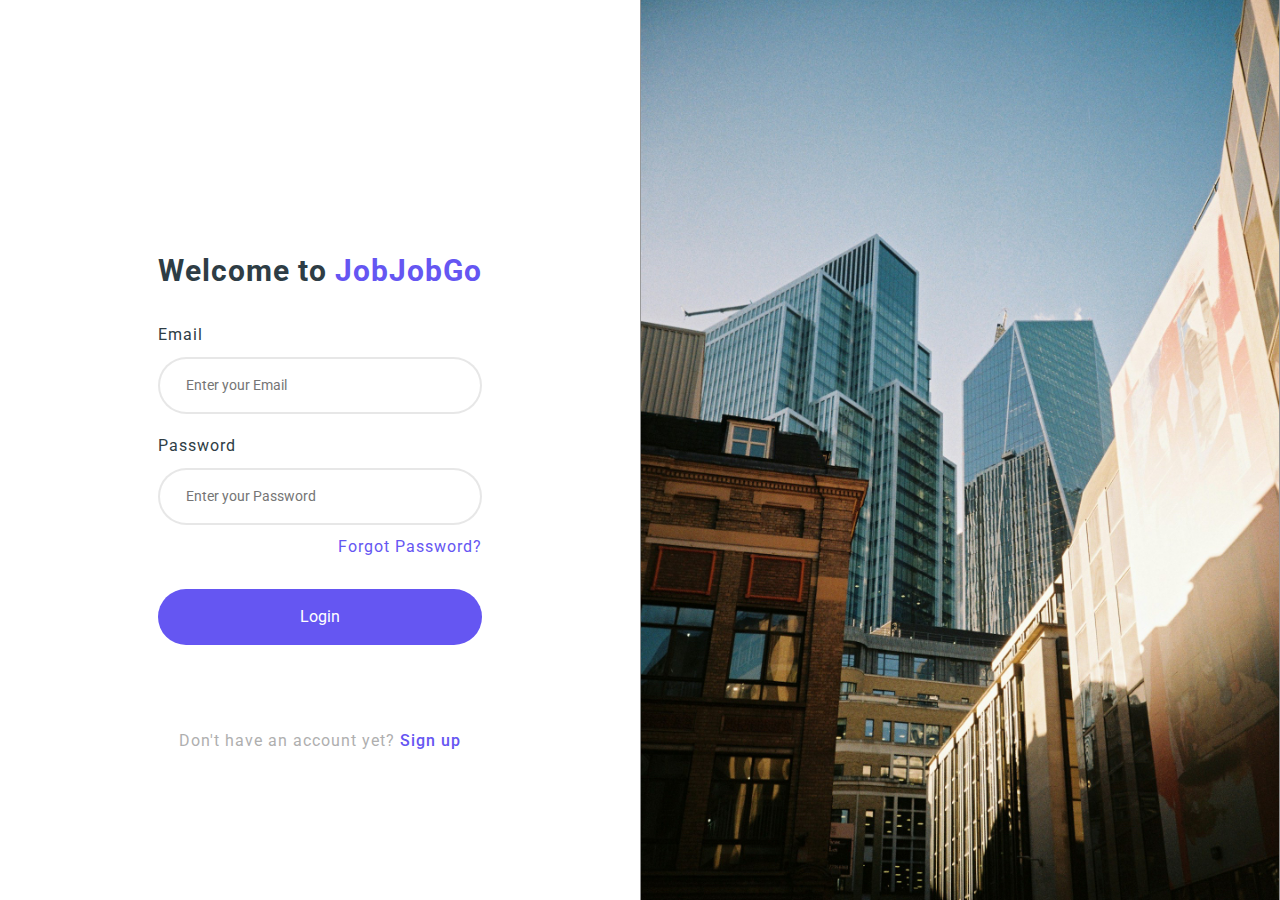
<file: index.html>
<!DOCTYPE html>
<html lang="en" dir="ltr">
  <head>
    <meta charset="utf-8">
    <meta name="viewport" content="width=device-width, initial-scale=1">
    <meta name="author" content="Myeongjeon Lee & Jia Jia">
    <meta name="description" content="">
    <meta name="keywords" content="">
    <title>JobJobGo</title>
    <link rel="icon" href="./assets/media/favicon.png">
    <link rel="preconnect" href="https://fonts.googleapis.com">
    <link rel="preconnect" href="https://fonts.gstatic.com" crossorigin>
    <link
      href="https://fonts.googleapis.com/css2?family=Roboto:ital,wght@0,100;0,300;0,400;0,500;0,700;0,900;1,100;1,300;1,400;1,500;1,700;1,900&display=swap"
      rel="stylesheet">
    <link rel="stylesheet" href="https://cdnjs.cloudflare.com/ajax/libs/font-awesome/6.5.1/css/all.min.css"
      integrity="sha512-DTOQO9RWCH3ppGqcWaEA1BIZOC6xxalwEsw9c2QQeAIftl+Vegovlnee1c9QX4TctnWMn13TZye+giMm8e2LwA=="
      crossorigin="anonymous" referrerpolicy="no-referrer" />
    <link rel="stylesheet" href="./assets/style/index.css">
    <link rel="stylesheet" href="./assets/style/reset.css">
    <link rel="stylesheet" href="./assets/style/base.css">
    <script type="module" src="./assets/script/app.js"></script>
  </head>
  <body>
    <section class="center">
      <div class="login-container flex">
        <div class="login-info">
          <form class="login-form" method="post">
            <h2>Welcome to <span>JobJobGo</span></h2>
            <label>Email</label>
            <input type="email" name="email" minlength="3" placeholder="Enter your Email" required>
            <label>Password</label>
            <input type="password" name="password" min="3" placeholder="Enter your Password" required>
            <p><a href="#">Forgot Password?</a></p>
            <button type="submit">Login</button>
            <p class="center error">Invalid email or password</p>
            <p class="center no-account-text">Don't have an account yet? <a href="#"> Sign up </a></p>
          </form>
        </div>
        <div class="login-image"></div>
      </div>
  </section>
  </body>
</html>
</file>
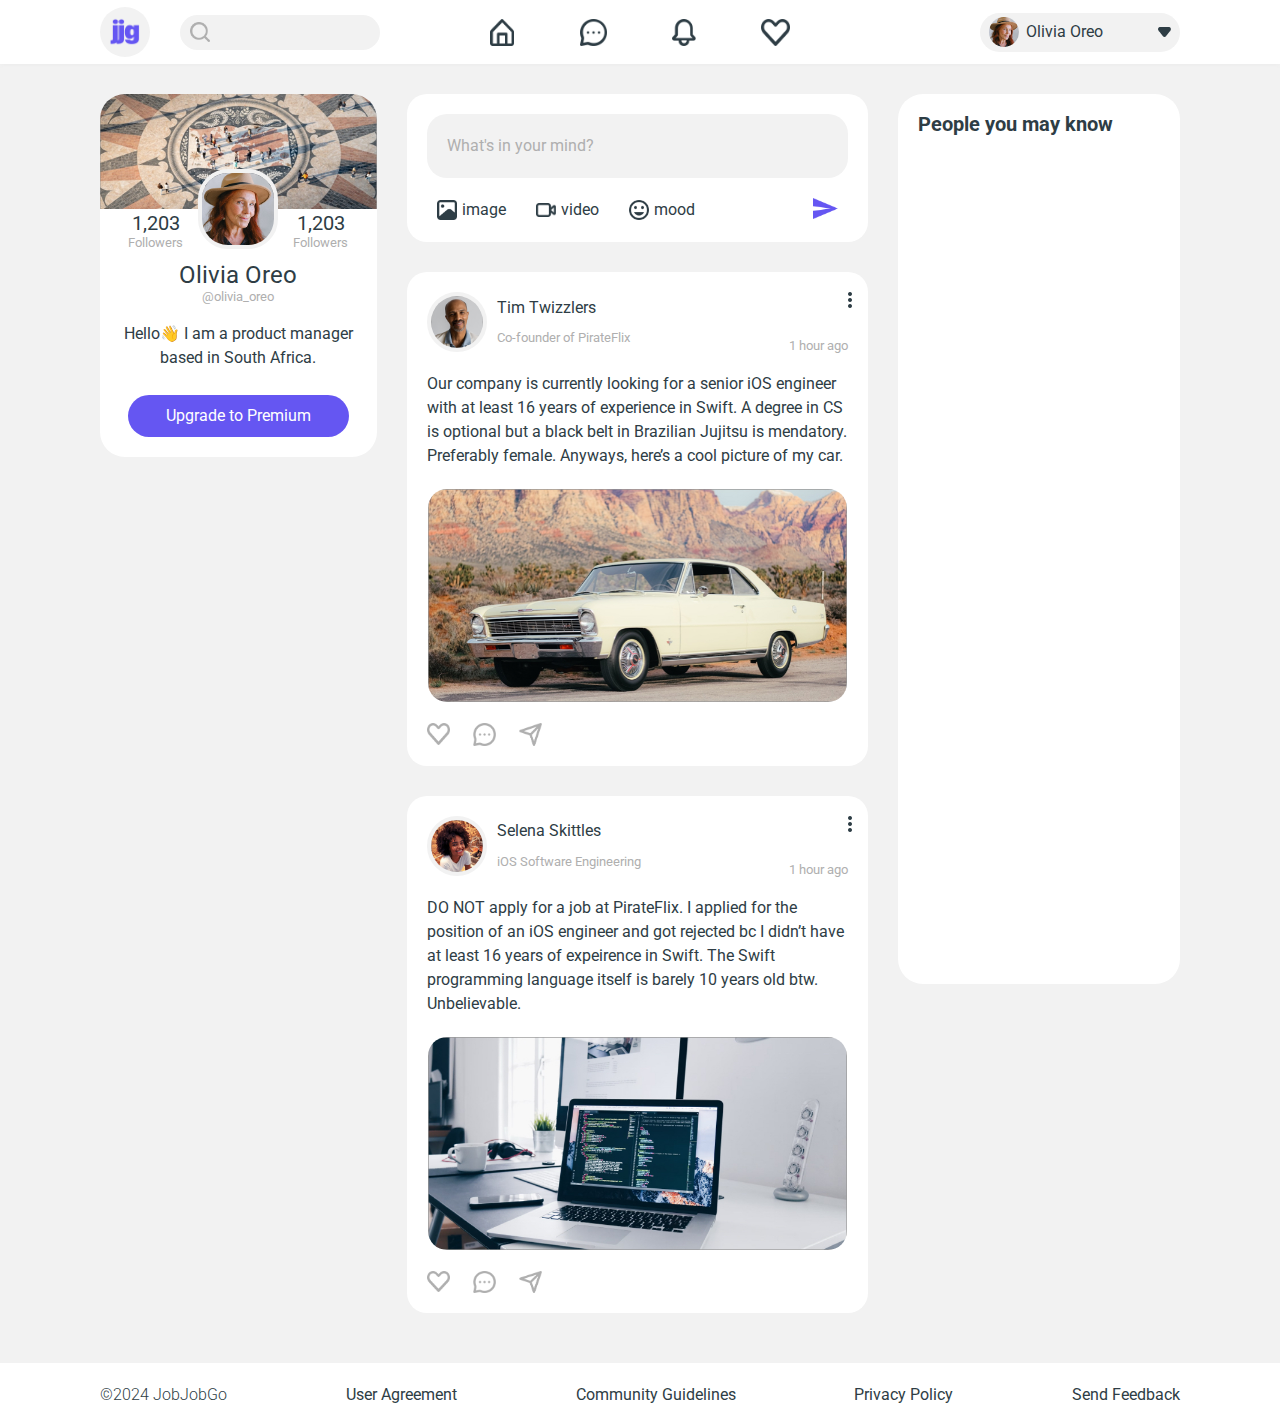
<file: home.html>
<!DOCTYPE html>
<html lang="en" dir="ltr">
  <head>
    <meta charset="utf-8">
    <meta name="viewport" content="width=device-width, initial-scale=1">
    <meta name="author" content="Myeongjeon Lee & Jia Jia">
    <meta name="description" content="">
    <meta name="keywords" content="">
    <title>JobJobGo</title>
    <link rel="icon" href="./assets/media/favicon.png">
    <link rel="preconnect" href="https://fonts.googleapis.com">
    <link rel="preconnect" href="https://fonts.gstatic.com" crossorigin>
    <link
      href="https://fonts.googleapis.com/css2?family=Roboto:ital,wght@0,100;0,300;0,400;0,500;0,700;0,900;1,100;1,300;1,400;1,500;1,700;1,900&display=swap"
      rel="stylesheet">
    <link rel="stylesheet" href="https://cdnjs.cloudflare.com/ajax/libs/font-awesome/6.5.1/css/all.min.css"
      integrity="sha512-DTOQO9RWCH3ppGqcWaEA1BIZOC6xxalwEsw9c2QQeAIftl+Vegovlnee1c9QX4TctnWMn13TZye+giMm8e2LwA=="
      crossorigin="anonymous" referrerpolicy="no-referrer" />
    <link rel="stylesheet" href="./assets/style/home.css">
    <link rel="stylesheet" href="./assets/style/reset.css">
    <link rel="stylesheet" href="./assets/style/base.css">
    <script type="module" src="./assets/script/app.js"></script>
  </head>

  <body>
    <header>
      <div class="container flex flex-sb">
        <div class="header-left-content flex">
          <div class="logo-circle center">
            <div class="logo"></div>
          </div>
          <div class="search-bar-wrapper">
            <input class="search-bar" type="text" placeholder="">
            <img class="search-icon" src="./assets/media/icon-search.png" alt="Search">
          </div>
        </div>
        <ul class="flex header-mid-icons flex-sb">
          <li><a href=""><img src="./assets/media/icon-home-dark.png" /></a></li>
          <li><a href=""><img src="./assets/media/icon-chat-dark.png" /></a></li>
          <li><a href=""><img src="./assets/media/icon-bell-dark.png" /></a></li>
          <li><a href=""><img src="./assets/media/icon-heart-dark.png" /></a></li>
        </ul>
        <div class="flex header-right-content flex-sb">
          <div class="pfp-name center">
            <div class="header-pfp">
              <img src="./assets/media/img-olivia.png" />
            </div>
            <span>Olivia Oreo</span>
          </div>
          <img class="dropdown-icon" src="./assets/media/icon-down-arrow.png" alt="">
        </div>
      </div>
    </header>
    <main>
      <div class="container flex flex-sb">
        <aside class="left-aside">
          <div class="banner-img">
            <img class="aside-olivia" src="./assets/media/img-olivia.png" alt="">
            <div class="followers-following flex flex-sb">
              <div class="profile-stat">
                <span>1,203</span>
                <span>Followers</span>
              </div>
              <div class="profile-stat">
                <span>1,203</span>
                <span>Followers</span>
              </div>
            </div>
          </div>
          <div class="username-tag">
            <span>Olivia Oreo</span>
            <span>@olivia_oreo</span>
          </div>
          <p class="bio">
            Hello👋 I am a product manager based in South Africa.
          </p>
          <button class="premium">Upgrade to Premium</button>
        </aside>
        <section class="content">
          <div class="form">
            <form>
              <input type="text" placeholder="What's in your mind?">
              <div class="flex flex-sb">
                <ul class="flex">
                  <a href="#">
                    <li><img src="./assets/media/icon-image.png" /><span>image</span></li>
                  </a>
                  <a href="#">
                    <li><img src="./assets/media/icon-video.png" /><span>video</span></li>
                  </a>
                  <a href="#">
                    <li><img src="./assets/media/icon-mood.png" /><span>mood</span></li>
                  </a>
                </ul>
                <a href="#"><img src="./assets/media/icon-post-button.png" /></a>
              </div>
            </form>
          </div>
          <div class="post">
            <div class="head flex">
              <img class="portrait" src="./assets/media/post-person-1.png" />
              <div class="flex flex-sb">
                <div class="flex name-job">
                  <span>Tim Twizzlers</span>
                  <span>Co-founder of PirateFlix</span>
                </div>
                <div class="flex">
                  <a href="#"><img src="./assets/media/icon-3-dots.png" /></a>
                  <span>1 hour ago</span>
                </div>
              </div>
            </div>
            <div class="message">
              <p>
                Our company is currently looking for a senior iOS engineer with at least 16 years
                of experience in Swift. A degree in CS is optional but a black belt in Brazilian
                Jujitsu is mendatory. Preferably female. Anyways, here’s a cool picture of my car.
              </p>
              <img src="./assets/media/img-post-1.jpg" />
            </div>
            <ul class="flex">
              <li><a href="#"><img src="./assets/media/icon-heart-light.png" /></a></li>
              <li><a href="#"><img src="./assets/media/icon-chat-light.png" /></a></li>
              <li><a href="#"><img src="./assets/media/icon-paper-plane-light.png" /></a></li>
            </ul>
          </div>
          <div class="post">
            <div class="head flex">
              <img class="portrait" src="./assets/media/post-person-2.png" />
              <div class="flex flex-sb">
                <div class="flex name-job">
                  <span>Selena Skittles</span>
                  <span>iOS Software Engineering</span>
                </div>
                <div class="flex">
                  <a href="#"><img src="./assets/media/icon-3-dots.png" /></a>
                  <span>1 hour ago</span>
                </div>
              </div>
            </div>
            <div class="message">
              <p>
                DO NOT apply for a job at PirateFlix. I applied for the position of an iOS engineer and got
                rejected bc I didn’t have at least 16 years of expeirence in Swift. The Swift programming
                language itself is barely 10 years old btw. Unbelievable.
              </p>
              <img src="./assets/media/img-post-2.jpg" />
            </div>
            <ul class="flex">
              <li><a href="#"><img src="./assets/media/icon-heart-light.png" /></a></li>
              <li><a href="#"><img src="./assets/media/icon-chat-light.png" /></a></li>
              <li><a href="#"><img src="./assets/media/icon-paper-plane-light.png" /></a></li>
            </ul>
          </div>
        </section>
        <aside class="right-aside">
          <h2>People you may know</h2>
          <ul class="users loading">
            <li class="user-placeholder"></li>
          </ul>
        </aside>
      </div>
    </main>
    <footer>
      <ul class="container flex flex-sb">
        <li><a href="#"></a>©2024 JobJobGo</a></li>
        <li><a href="#">User Agreement</a></li>
        <li><a href="#">Community Guidelines</a></li>
        <li><a href="#">Privacy Policy</a></li>
        <li><a href="#">Send Feedback</a></li>
      </ul>
    </footer>
  </body>
</html>
</file>
<file: assets/style/index.css>
@charset "utf-8";

body > section {
    height: 100%;
    letter-spacing: 1px;
}

.login-container {
    width: 100%;
    height: 100%;
    background: var(--white);
}

.login-info {
  width: 50%;
  padding: 10%;
  display: flex;
  align-items: center;
  justify-content: center;
  flex-direction: column;
}

.login-form {
  margin-top: 110px;
    h2 {
        margin-bottom: 30px;
        font-size: 30px;
        span {
            color: var(--main-color);
        }
    }

    label {
        display: block;
        margin-bottom: 10px;
    }

    input {
        width: 100%;
        padding: 16px 26px;
        margin-bottom: 20px;
        border: 2px solid var(--subtle-gray);
        border-radius: var(--input-border-radius);
        font-size: 14px;
        transition: all 0.15s ease-in-out;
        &:last-of-type {
            margin-bottom: 0;
        }
    }

    input:focus {
        outline: none;
        border-color:var(--main-color);
    }

    button {
        width: 100%;
        padding: 16px;
        border: none;
        background-color: var(--main-color);
        border-radius: var(--input-border-radius);
        color: var(--white);
        cursor: pointer;
        margin: 20px 0 0 0;
    }

    button:hover {
        opacity: 0.9;
    }

    a {
        text-align: center;
        color: var(--main-color);
        text-decoration: none;
        margin-left: 5px;
    }

    p {
        text-align: right;
        margin: 10px 0;
        &.center {
            text-align: center;
        }
        &.error {
            color: #f00;
            opacity: 0;
            transition: all 0.15s ease-in-out;
        }
        &:last-of-type {
            margin-top: 50px;
        }
    }

    p:last-of-type {
      color: var(--dark-gray);
    }

    .no-account-text a {
      font-weight: 500;
    }
}

.login-image {
    width: 50%;
    background: var(--white) url('../media/login-img.jpg') center center / cover no-repeat;
}
</file>
<file: assets/style/base.css>
@charset "utf-8";

:root {
  --main-color:#6556F2;
  --background-color: #F2F2F2;
  --color: #2E3D45;
  --dark-gray: #AFAFAF;
  --subtle-gray: rgba(175, 175, 175, 0.304);
  --white: #fff;
  --font-family: 'Roboto', sans-serif;
  --input-border-radius: 60px;
  --widget-border-radius: 25px;
  --small-gray-text: 13px;
  --main-widget-gap: 30px;
  --main-widget-padding: 20px;
}

.container {
  width: min(100% - 30px, 1080px);
  margin-inline: auto;
}

body {
  font-family: var(--font-family);
  height: 100svh;
  background-color: var(--background-color);
  color: var(--color);
}

.flex {
  display: flex;
}

.grid {
  display: grid;
}

.center {
  display: flex;
  justify-content: center;
  align-items: center;
}
</file>
<file: assets/style/home.css>
@charset "utf-8";

.flex-sb {
  justify-content: space-between;
}

li {
  list-style: none;
}

header {
  background-color: var(--white);
  height: 4rem;
  box-shadow: 0px 0px 5px rgba(151, 151, 151, 0.086);
  position: relative;

  .container {
    align-items: center;
    height: 100%;
  }
}

.header-left-content {
  align-items: center;

  .logo-circle {
    width: 50px;
    height: 50px;
    background-color: var(--background-color);
    border-radius: 50%;
    margin-right: 30px;
    cursor: pointer;
  }

  .logo {
    background-image: url('../media/logo.png');
    background-size: contain;
    background-position: center;
    background-repeat: no-repeat;
    width: 30px;
    height: 30px;
  }

  .search-bar-wrapper {
    position: relative;
    display: inline-block;
    width: 200px;
  }

  .search-bar {
    height: 35px;
    width: 100%;
    border-radius: var(--input-border-radius);
    border: none;
    background-color: var(--background-color);
    padding-left: 40px;
  }

  .search-icon {
    position: absolute;
    left: 10px;
    top: 50%;
    transform: translateY(-50%);
    width: 20px;
    height: 20px;
  }
}

.header-mid-icons {
  position: absolute;
  left: 50%;
  transform: translateX(-50%);
  width: 300px;

  a img {
    height: 27px;
  }
}

.header-right-content {
  cursor: pointer;
  background-color: var(--background-color);
  height: 39px;
  padding: 0 9px;
  border-radius: var(--input-border-radius);
  align-items: center;
  width: 200px;

  .header-pfp {
    border-radius: 50%;
    overflow: hidden;
    width: 30px;
    height: 30px;
    margin-right: 7px;
  }

  .dropdown-icon {
    height: 10px;
  }
}

main {
  min-height: 500px;

  .container {
    align-items: flex-start;

  }

  aside,
  section>div {
    background-color: var(--white);
  }

  aside {
    width: 30%;
    padding-top: var(--main-widget-padding);
    padding-bottom: var(--main-widget-padding);
    margin-top: var(--main-widget-gap);
    border-radius: var(--widget-border-radius);
  }

  .left-aside {
    overflow: hidden;
    height: auto;

    .banner-img {
      background-image: url('../media/img-profile-banner.jpg');
      background-size: cover;
      background-position: center;
      height: 115px;
      margin-top: -20px;
      position: relative;
    }

    .aside-olivia {
      position: absolute;
      left: 50%;
      top: 100%;
      transform: translate(-50%, -50%);
      border-radius: 30px;
      border: 4px solid var(--background-color);
      width: 80px;
    }

    .username-tag {
      margin-top: 50px;
      display: flex;
      flex-direction: column;
      align-items: center;

      span:first-child {
        font-size: 24px;
        line-height: 1;
        margin-top: 4px;
      }

      span:nth-child(2) {
        color: var(--dark-gray);
        font-size: var(--small-gray-text);
      }
    }

    .followers-following {
      position: absolute;
      left: 50%;
      transform: translateX(-50%);
      top: calc(100% + 4px);
      width: 220px;

      .profile-stat {
        display: flex;
        flex-direction: column;
        align-items: center;

        span:first-child {
          font-size: 20px;
          line-height: 1;
        }

        span:nth-child(2) {
          color: var(--dark-gray);
          font-size: var(--small-gray-text);
        }
      }
    }

    .bio {
      text-align: center;
      margin-top: 15px;
      padding-inline: var(--main-widget-padding);
    }

    .premium {
      display: block;
      width: 80%;
      margin: 0 auto;
      margin-top: 25px;
      padding: 9px 0;
      border: none;
      background-color: var(--main-color);
      border-radius: var(--input-border-radius);
      color: var(--white);
      cursor: pointer;
    }
  }

  .content {
    width: 50%;
    text-align: center;
    margin-top: var(--main-widget-gap);
    margin-inline: var(--main-widget-gap);

    .form {
      background-color: var(--white);
      padding: 20px;
      border-radius: 20px;

      ::placeholder {
        color: var(--dark-gray);
      }

      input {
        width: 100%;
        background-color: var(--background-color);
        padding: 20px;
        border-radius: 20px;
        border: none;
      }

      a {
        text-decoration: none;
      }

      ul li {
        display: flex;
        gap: 5px;
        margin: 20px 20px 0 10px;
        color: var(--color);
        align-items: center;

        img {
          width: 20px;
          margin: 0;
        }
      }

      img {
        width: 25px;
        margin: 20px 10px 0 0;
      }
    }

    .post {
      background-color: var(--white);
      padding: 20px;
      border-radius: 20px;
      margin-top: var(--main-widget-gap);
      color: var(--color);

      .head {
        justify-content: space-between;
        margin-bottom: 20px;

        .name-job {
          flex-direction: column;
          justify-content: space-around;
        }

        >div {
          width: 100%;
          text-align: left;
          padding-left: 10px;

          >div span:first-of-type {
            line-height: 1;
          }

          >div span:last-of-type {
            color: var(--dark-gray);
            font-size: var(--small-gray-text);
            line-height: 1;
          }

          >div:last-of-type {
            position: relative;
            flex-direction: column;
            align-items: flex-end;
            justify-content: flex-end;

            img {
              width: 4px;
              position: absolute;
              top: 0;
            }
          }
        }

        img {
          &.portrait {
            width: 60px;
            border-radius: 50%;
            border: 4px solid var(--background-color);
          }
        }
      }

      .message {
        text-align: left;
        img {
          border-radius: 20px;
          border: 1px solid var(--white);
          margin: 20px 0;
        }
        p {
          line-height: 1.5;
        }
      }

      ul {
        gap: 3px;
      }

      ul li img {
        /* aspect-ratio: 1 / 1; */
        width: 23px;
        margin: 0 20px 0 0;
      }
    }
  }

  .right-aside {
    padding: var(--main-widget-padding);
    height: 890px;

    .user-placeholder {
      background-color: var(--white);
      height: 801.5px;
    }

    .users.loading .user{
      display: none;
    }

    h2 {
      font-size: 20px;
      line-height: 1;
      margin-bottom: var(--main-widget-padding);
    }

    .user {
      background-color: var(--background-color);
      border-radius: 20px;
      align-items: center;
      margin: 10px 0;
      padding: 10px;
      font-size: 14px;
      color: var(--color);

      img {
        aspect-ratio: 1 / 1;

        &.portrait {
          border: 1px solid var(--white);
          border-radius: 50%;
        }

        &.add {
          width: 17px;
          height: 17px;
          cursor: pointer;
        }
      }

      .grid {
        width: 100%;
        padding-left: 10px;

        span:last-of-type {
          color: var(--dark-gray);
          font-size: var(--small-gray-text);
        }
      }
    }
  }
}

footer {
  margin: 50px 0 0 0;
  padding: var(--main-widget-padding) 0;
  background-color: var(--white);

  ul li:first-child {
    font-weight: 300;
  }

  ul a {
    text-decoration: none;
    color: var(--color);
    font-weight: 400;
  }
}
</file>
